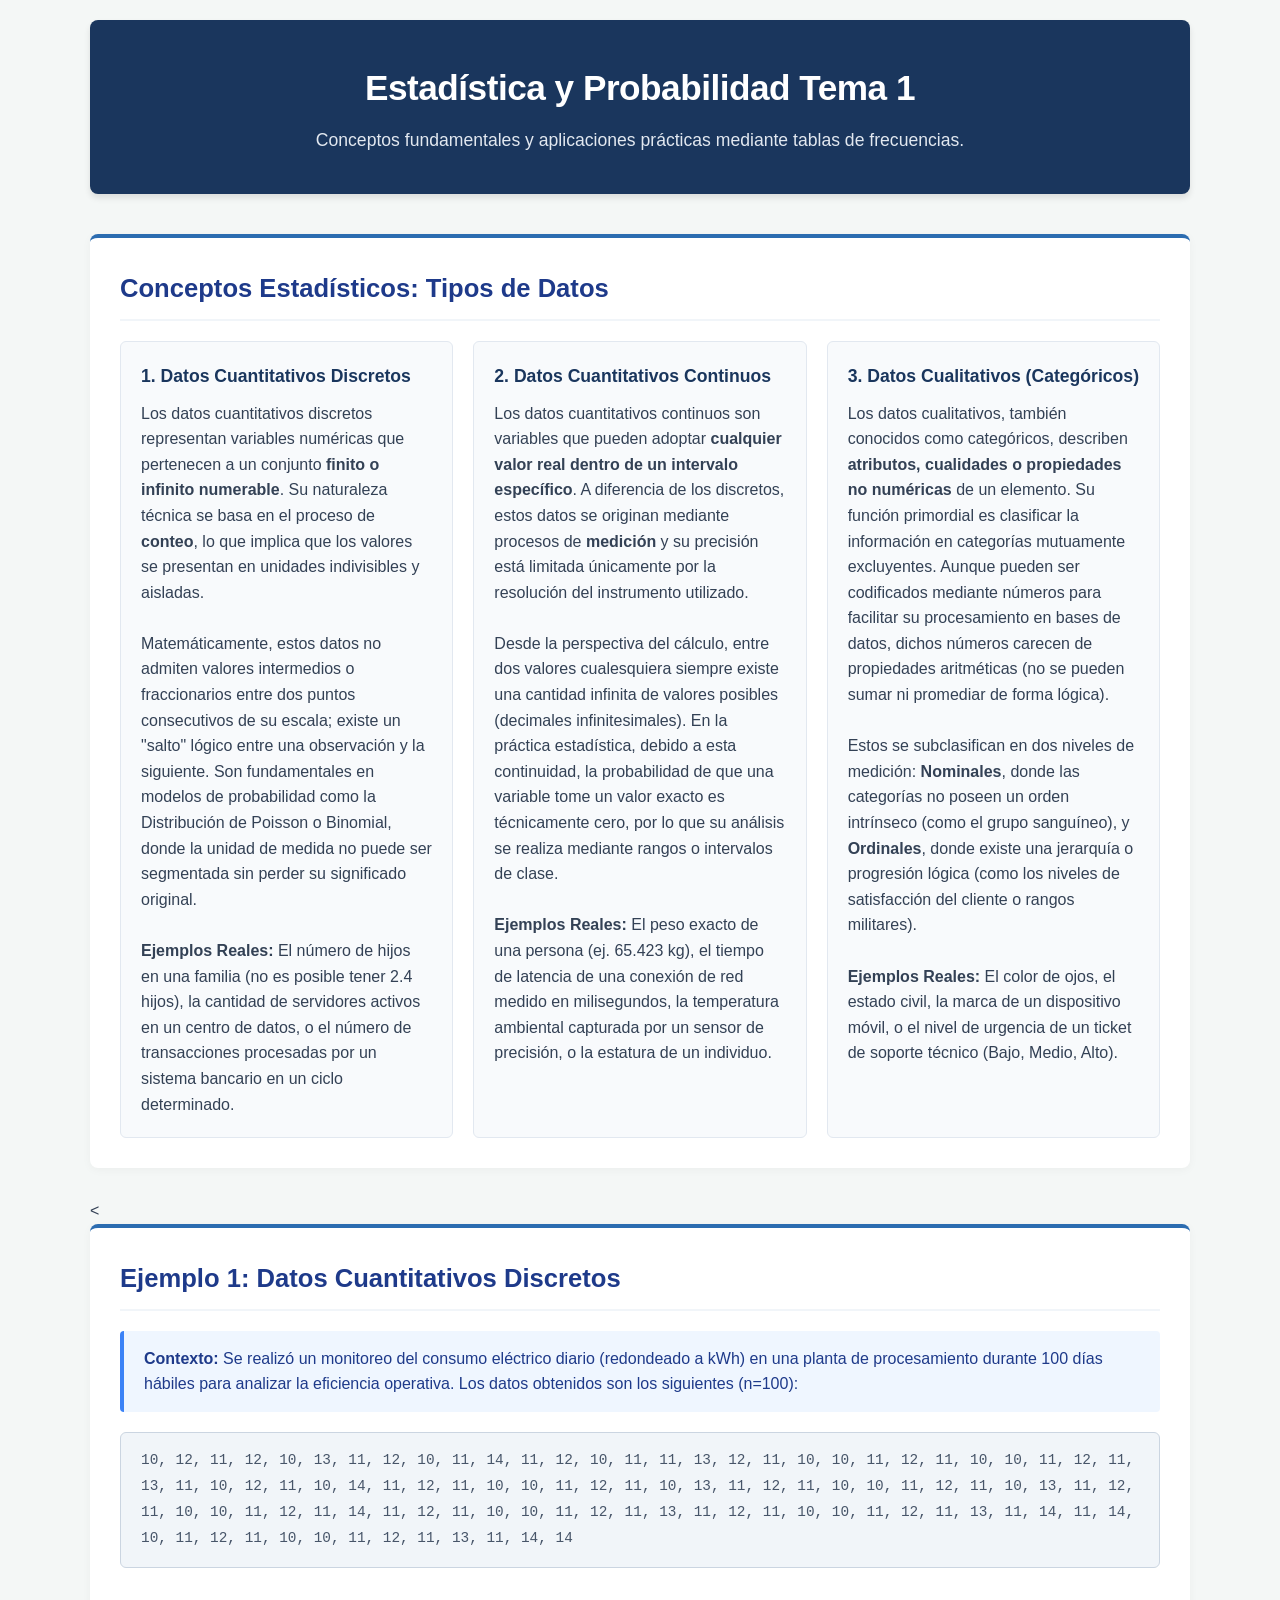
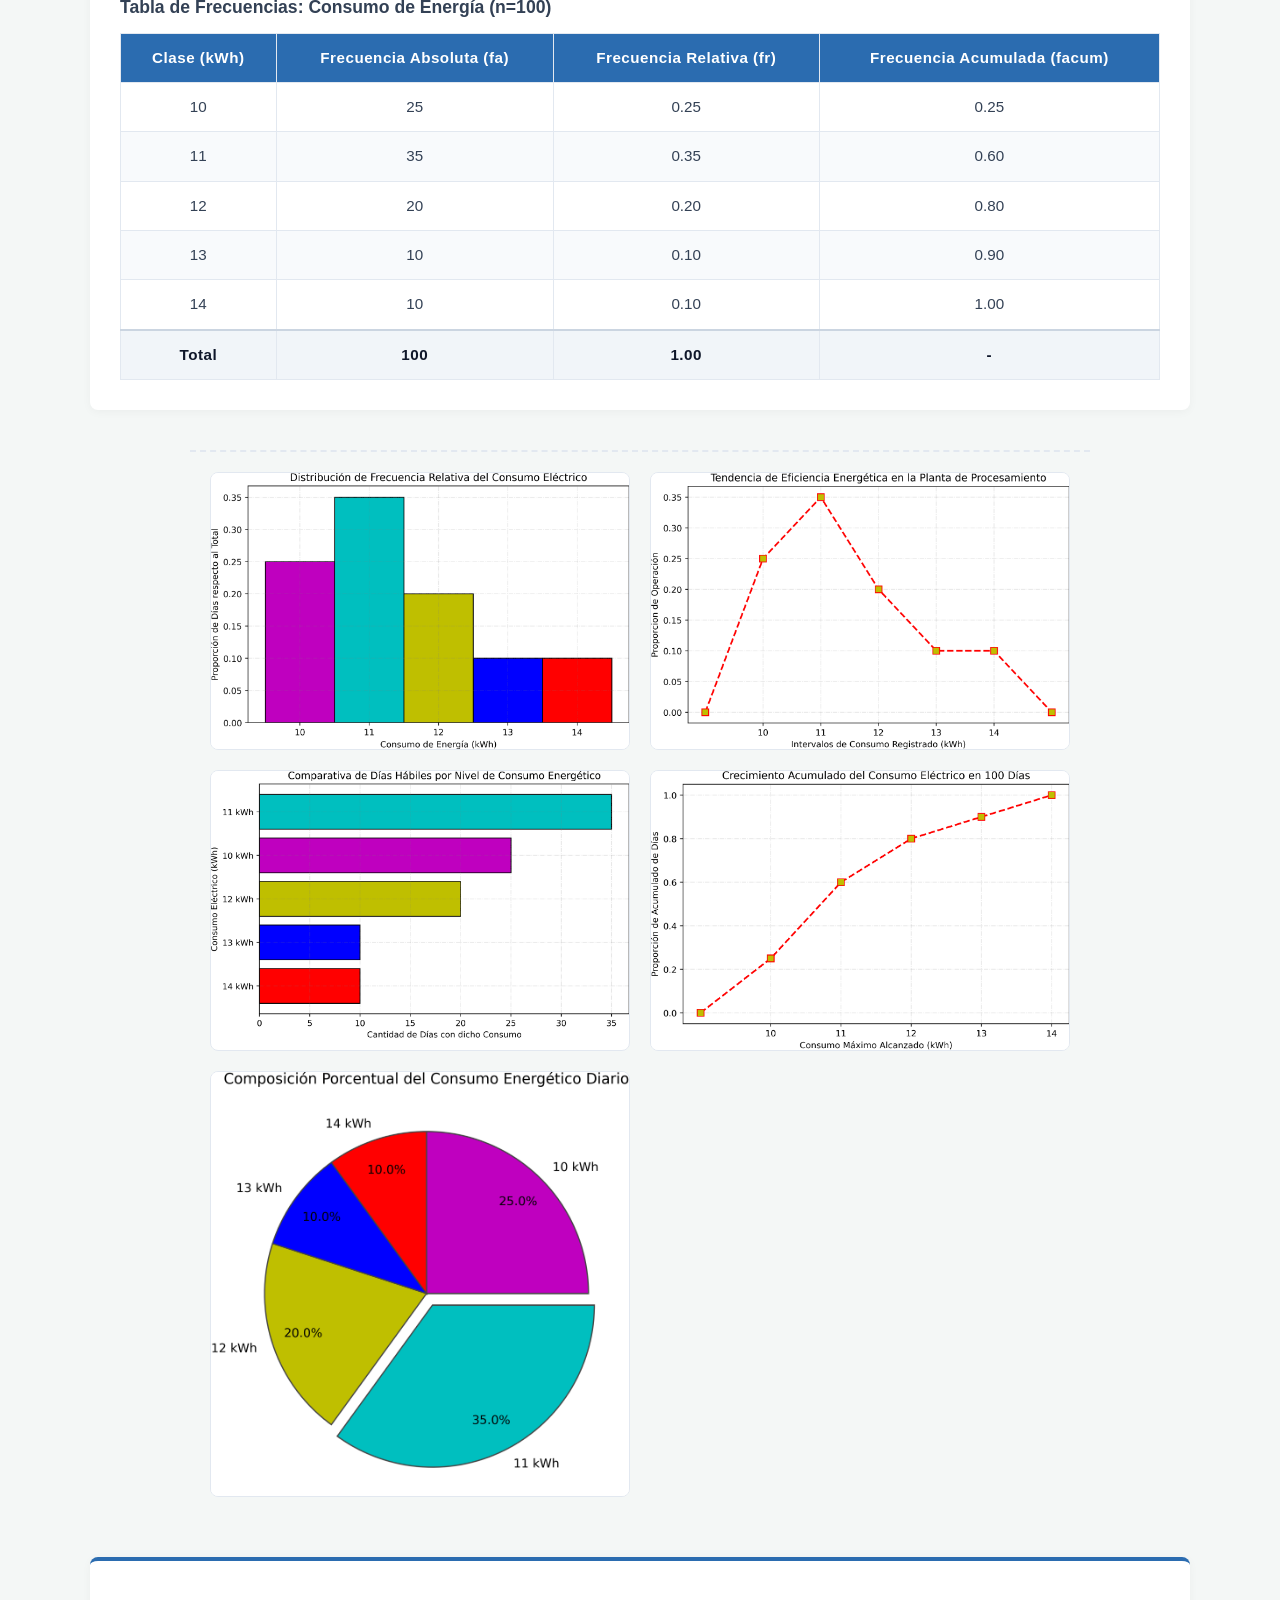
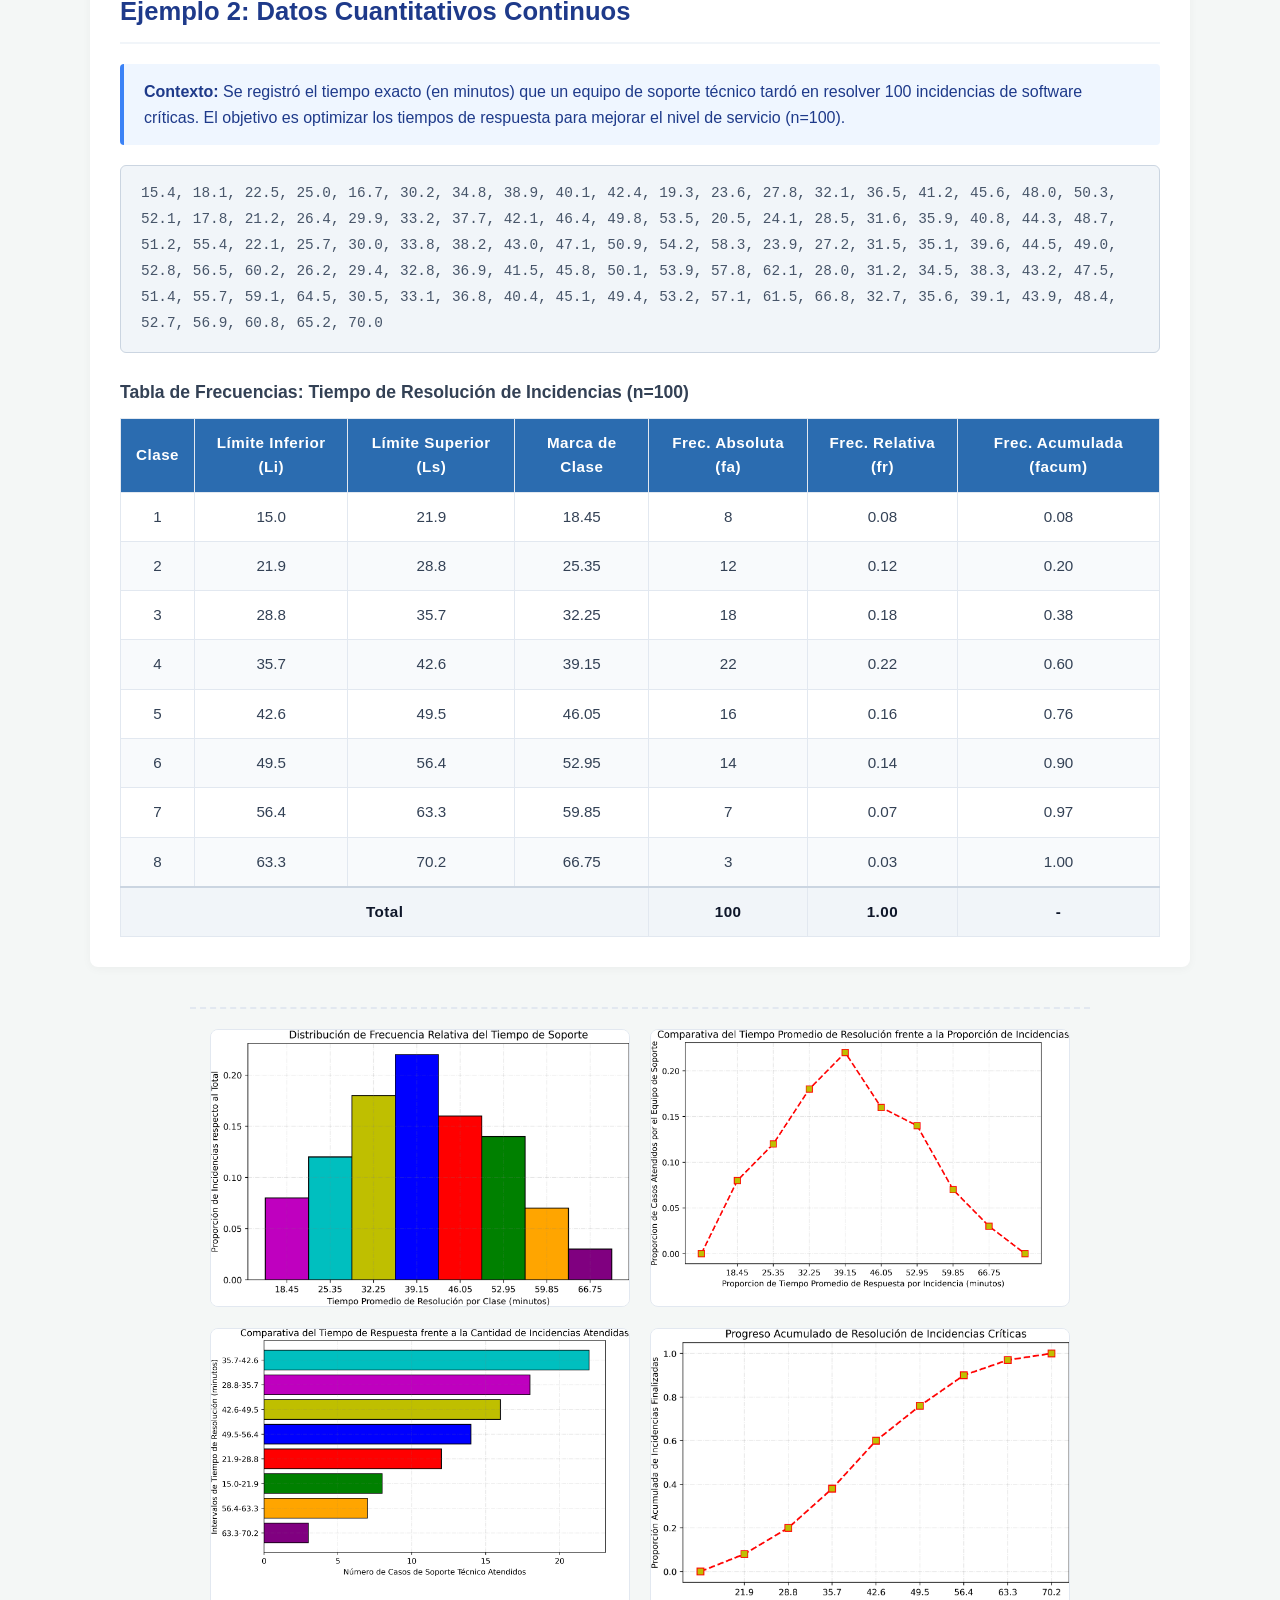
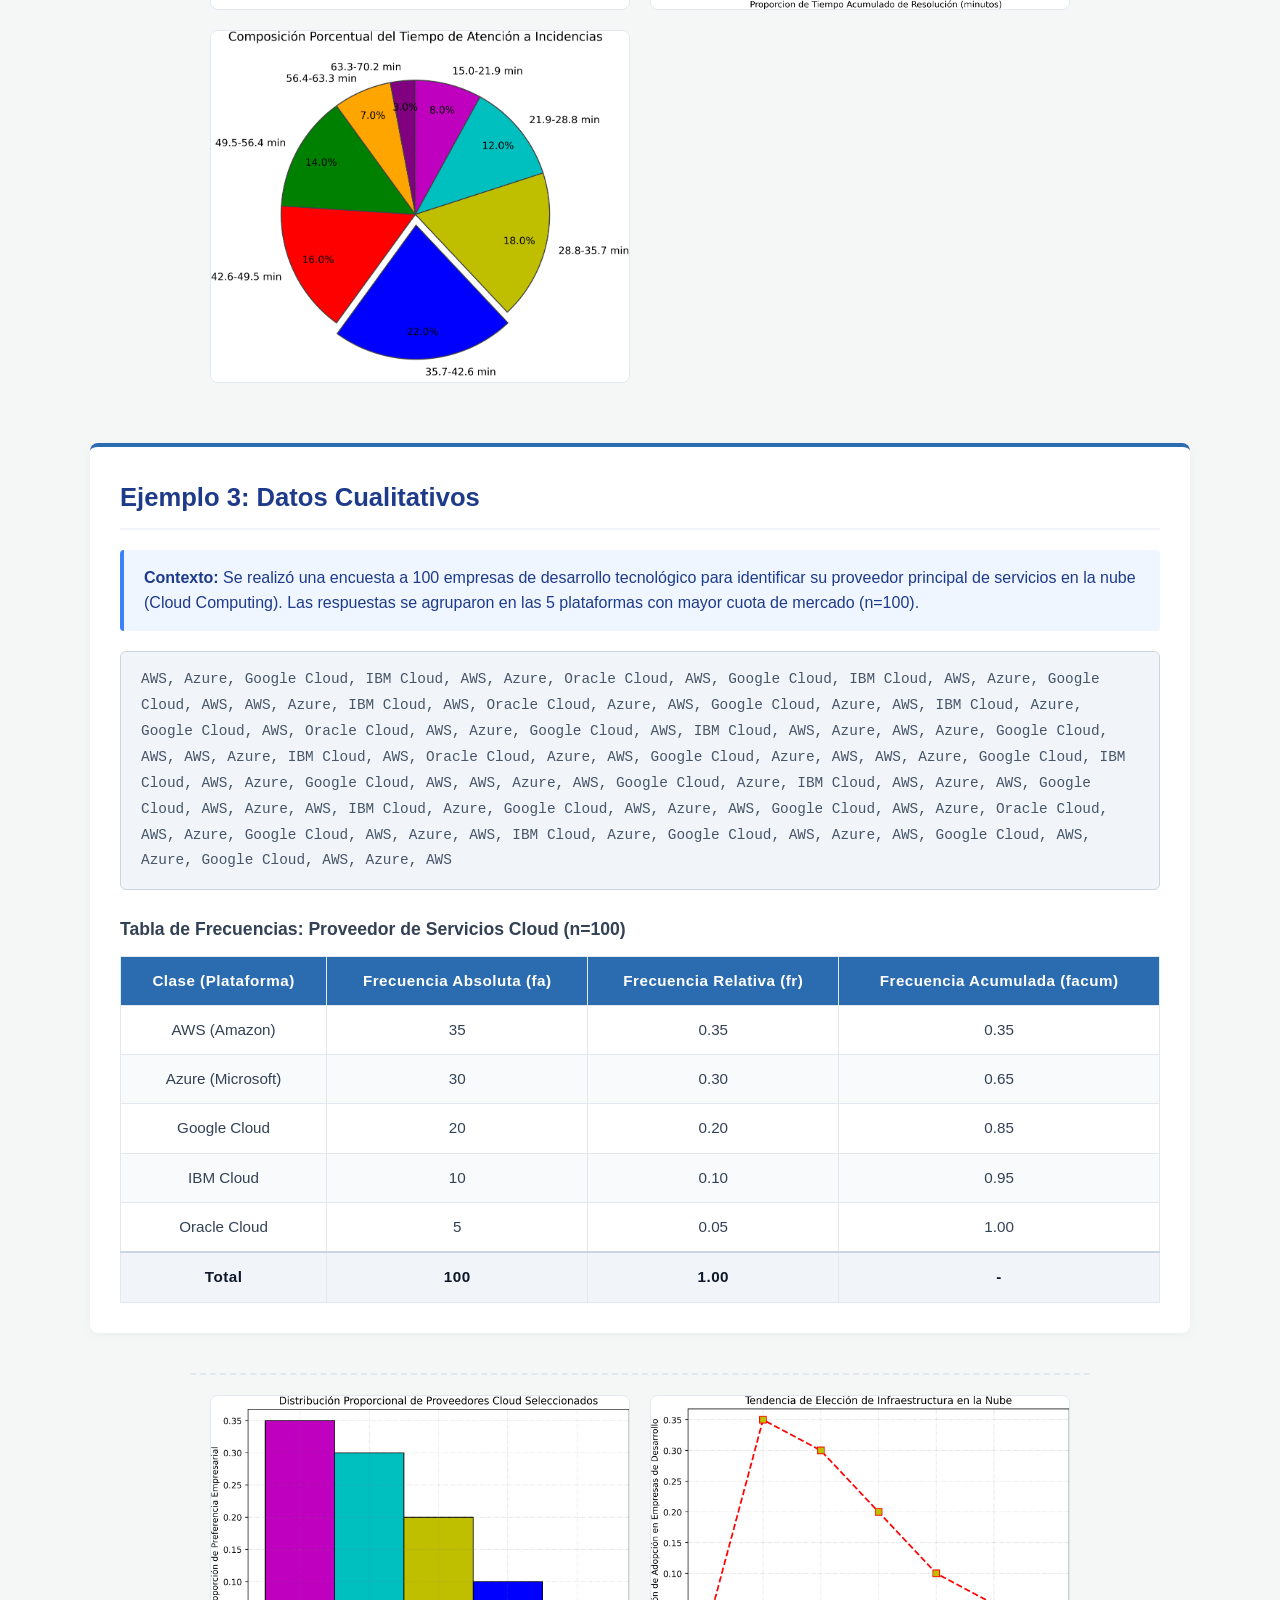
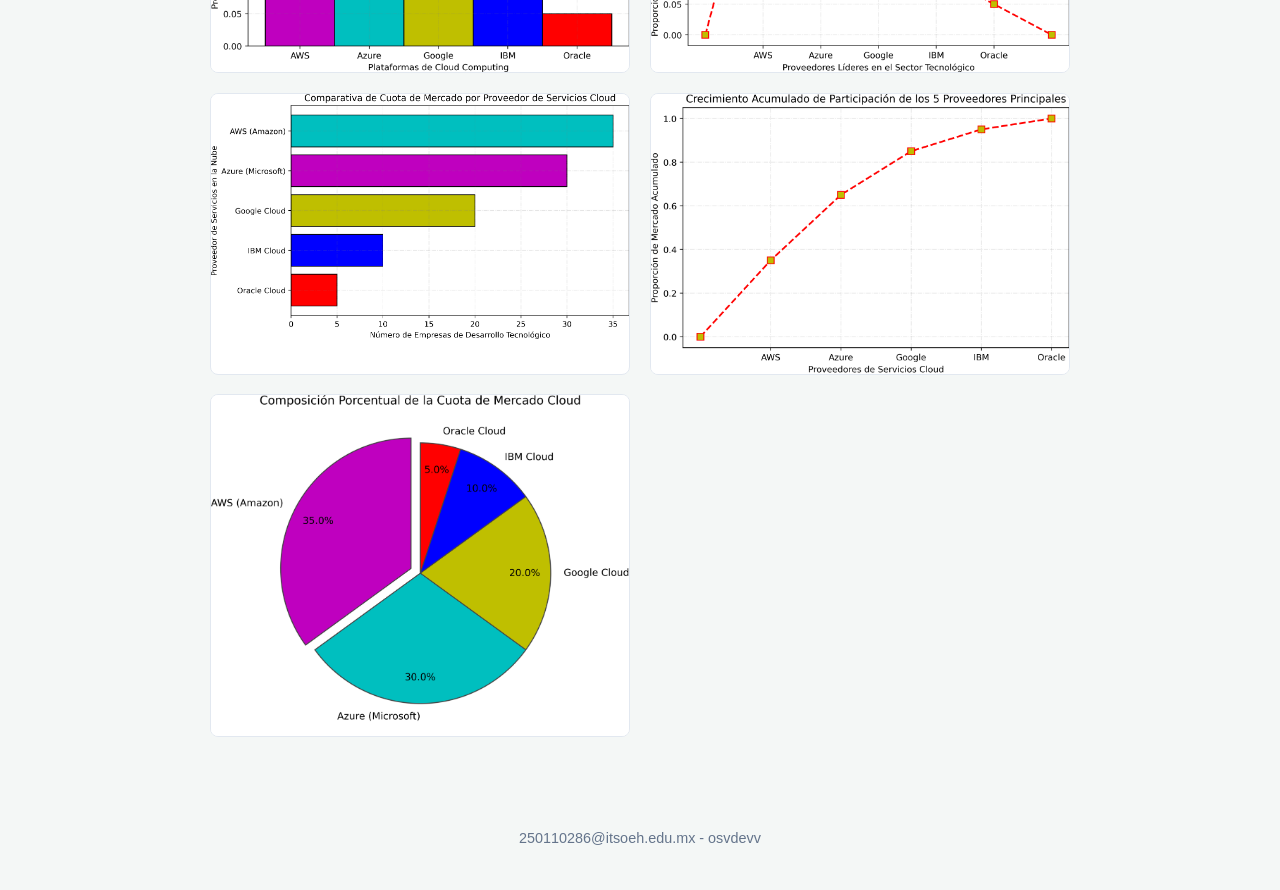
<file: index.html>
<!DOCTYPE html>
<html lang="es">

<head>
    <meta charset="UTF-8">
    <meta name="viewport" content="width=device-width, initial-scale=1.0">
    <title>Estadística y Probabilidad</title>
    <link rel="stylesheet" href="style.css">
</head>

<body>

    <header>
        <h1>Estadística y Probabilidad Tema 1</h1>
        <p>Conceptos fundamentales y aplicaciones prácticas mediante tablas de frecuencias.</p>
    </header>

    <main>
        <section class="card">
            <h2>Conceptos Estadísticos: Tipos de Datos</h2>
            <div class="definitions">

                <article>
                    <h3>1. Datos Cuantitativos Discretos</h3>
                    <p>
                        Los datos cuantitativos discretos representan variables numéricas que pertenecen a un conjunto
                        <strong>finito o infinito numerable</strong>. Su naturaleza técnica se basa en el proceso de
                        <strong>conteo</strong>, lo que implica que los valores se presentan en unidades indivisibles y
                        aisladas.
                        <br><br>
                        Matemáticamente, estos datos no admiten valores intermedios o fraccionarios entre dos puntos
                        consecutivos de su escala; existe un "salto" lógico entre una observación y la siguiente. Son
                        fundamentales en modelos de probabilidad como la Distribución de Poisson o Binomial, donde la
                        unidad de medida no puede ser segmentada sin perder su significado original.
                        <br><br>
                        <strong>Ejemplos Reales:</strong> El número de hijos en una familia (no es posible tener 2.4
                        hijos), la cantidad de servidores activos en un centro de datos, o el número de transacciones
                        procesadas por un sistema bancario en un ciclo determinado.
                    </p>
                </article>

                <article>
                    <h3>2. Datos Cuantitativos Continuos</h3>
                    <p>
                        Los datos cuantitativos continuos son variables que pueden adoptar <strong>cualquier valor real
                            dentro de un intervalo específico</strong>. A diferencia de los discretos, estos datos se
                        originan mediante procesos de <strong>medición</strong> y su precisión está limitada únicamente
                        por la resolución del instrumento utilizado.
                        <br><br>
                        Desde la perspectiva del cálculo, entre dos valores cualesquiera siempre existe una cantidad
                        infinita de valores posibles (decimales infinitesimales). En la práctica estadística, debido a
                        esta continuidad, la probabilidad de que una variable tome un valor exacto es técnicamente cero,
                        por lo que su análisis se realiza mediante rangos o intervalos de clase.
                        <br><br>
                        <strong>Ejemplos Reales:</strong> El peso exacto de una persona (ej. 65.423 kg), el tiempo de
                        latencia de una conexión de red medido en milisegundos, la temperatura ambiental capturada por
                        un sensor de precisión, o la estatura de un individuo.
                    </p>
                </article>

                <article>
                    <h3>3. Datos Cualitativos (Categóricos)</h3>
                    <p>
                        Los datos cualitativos, también conocidos como categóricos, describen <strong>atributos,
                            cualidades o propiedades no numéricas</strong> de un elemento. Su función primordial es
                        clasificar la información en categorías mutuamente excluyentes. Aunque pueden ser codificados
                        mediante números para facilitar su procesamiento en bases de datos, dichos números carecen de
                        propiedades aritméticas (no se pueden sumar ni promediar de forma lógica).
                        <br><br>
                        Estos se subclasifican en dos niveles de medición:
                        <strong>Nominales</strong>, donde las categorías no poseen un orden intrínseco (como el grupo
                        sanguíneo), y
                        <strong>Ordinales</strong>, donde existe una jerarquía o progresión lógica (como los niveles de
                        satisfacción del cliente o rangos militares).
                        <br><br>
                        <strong>Ejemplos Reales:</strong> El color de ojos, el estado civil, la marca de un dispositivo
                        móvil, o el nivel de urgencia de un ticket de soporte técnico (Bajo, Medio, Alto).
                    </p>
                </article>

            </div>
        </section>

        <<section class="card">
            <h2>Ejemplo 1: Datos Cuantitativos Discretos</h2>
            <p class="problem-statement"><strong>Contexto:</strong> Se realizó un monitoreo del consumo eléctrico diario
                (redondeado a kWh) en una planta de procesamiento durante 100 días hábiles para analizar la eficiencia
                operativa. Los datos obtenidos son los siguientes (n=100):</p>
            <div class="raw-data">
                10, 12, 11, 12, 10, 13, 11, 12, 10, 11, 14, 11, 12, 10, 11, 11, 13, 12, 11, 10,
                10, 11, 12, 11, 10, 10, 11, 12, 11, 13, 11, 10, 12, 11, 10, 14, 11, 12, 11, 10,
                10, 11, 12, 11, 10, 13, 11, 12, 11, 10, 10, 11, 12, 11, 10, 13, 11, 12, 11, 10,
                10, 11, 12, 11, 14, 11, 12, 11, 10, 10, 11, 12, 11, 13, 11, 12, 11, 10, 10, 11,
                12, 11, 13, 11, 14, 11, 14, 10, 11, 12, 11, 10, 10, 11, 12, 11, 13, 11, 14, 14
            </div>

            <table>
                <caption>Tabla de Frecuencias: Consumo de Energía (n=100)</caption>
                <thead>
                    <tr>
                        <th>Clase (kWh)</th>
                        <th>Frecuencia Absoluta (fa)</th>
                        <th>Frecuencia Relativa (fr)</th>
                        <th>Frecuencia Acumulada (facum)</th>
                    </tr>
                </thead>
                <tbody>
                    <tr>
                        <td>10</td>
                        <td>25</td>
                        <td>0.25</td>
                        <td>0.25</td>
                    </tr>
                    <tr>
                        <td>11</td>
                        <td>35</td>
                        <td>0.35</td>
                        <td>0.60</td>
                    </tr>
                    <tr>
                        <td>12</td>
                        <td>20</td>
                        <td>0.20</td>
                        <td>0.80</td>
                    </tr>
                    <tr>
                        <td>13</td>
                        <td>10</td>
                        <td>0.10</td>
                        <td>0.90</td>
                    </tr>
                    <tr>
                        <td>14</td>
                        <td>10</td>
                        <td>0.10</td>
                        <td>1.00</td>
                    </tr>
                </tbody>
                <tfoot>
                    <tr>
                        <th>Total</th>
                        <th>100</th>
                        <th>1.00</th>
                        <th>-</th>
                    </tr>
                </tfoot>
            </table>
            </section>

            <div class="charts-gallery">
                <figure class="chart-item">
                    <img src="imagenes/Histograma_ejemplo1.png" alt="Histograma de Frecuencia Relativa">
                </figure>
                <figure class="chart-item">
                    <img src="imagenes/Poligono_ejemplo1.png" alt="Polígono de Frecuencias">
                </figure>
                <figure class="chart-item">
                    <img src="imagenes/Barras_ejemplo1.png" alt="Diagrama de Barras Horizontales">
                </figure>
                <figure class="chart-item">
                    <img src="imagenes/Ojiva_ejemplo1.png" alt="Ojiva de Frecuencia Acumulada">
                </figure>
                <figure class="chart-item">
                    <img src="imagenes/Pastel_ejemplo1.png" alt="Diagrama de Pastel">
                </figure>
            </div>
            </section>
            </section>

            <section class="card">
                <h2>Ejemplo 2: Datos Cuantitativos Continuos</h2>
                <p class="problem-statement"><strong>Contexto:</strong> Se registró el tiempo exacto (en minutos) que un
                    equipo de soporte técnico tardó en resolver 100 incidencias de software críticas. El objetivo es
                    optimizar los tiempos de respuesta para mejorar el nivel de servicio (n=100).</p>
                <div class="raw-data">
                    15.4, 18.1, 22.5, 25.0, 16.7, 30.2, 34.8, 38.9, 40.1, 42.4, 19.3, 23.6, 27.8, 32.1, 36.5, 41.2,
                    45.6, 48.0, 50.3, 52.1,
                    17.8, 21.2, 26.4, 29.9, 33.2, 37.7, 42.1, 46.4, 49.8, 53.5, 20.5, 24.1, 28.5, 31.6, 35.9, 40.8,
                    44.3, 48.7, 51.2, 55.4,
                    22.1, 25.7, 30.0, 33.8, 38.2, 43.0, 47.1, 50.9, 54.2, 58.3, 23.9, 27.2, 31.5, 35.1, 39.6, 44.5,
                    49.0, 52.8, 56.5, 60.2,
                    26.2, 29.4, 32.8, 36.9, 41.5, 45.8, 50.1, 53.9, 57.8, 62.1, 28.0, 31.2, 34.5, 38.3, 43.2, 47.5,
                    51.4, 55.7, 59.1, 64.5,
                    30.5, 33.1, 36.8, 40.4, 45.1, 49.4, 53.2, 57.1, 61.5, 66.8, 32.7, 35.6, 39.1, 43.9, 48.4, 52.7,
                    56.9, 60.8, 65.2, 70.0
                </div>

                <table>
                    <caption>Tabla de Frecuencias: Tiempo de Resolución de Incidencias (n=100)</caption>
                    <thead>
                        <tr>
                            <th>Clase</th>
                            <th>Límite Inferior (Li)</th>
                            <th>Límite Superior (Ls)</th>
                            <th>Marca de Clase</th>
                            <th>Frec. Absoluta (fa)</th>
                            <th>Frec. Relativa (fr)</th>
                            <th>Frec. Acumulada (facum)</th>
                        </tr>
                    </thead>
                    <tbody>
                        <tr>
                            <td>1</td>
                            <td>15.0</td>
                            <td>21.9</td>
                            <td>18.45</td>
                            <td>8</td>
                            <td>0.08</td>
                            <td>0.08</td>
                        </tr>
                        <tr>
                            <td>2</td>
                            <td>21.9</td>
                            <td>28.8</td>
                            <td>25.35</td>
                            <td>12</td>
                            <td>0.12</td>
                            <td>0.20</td>
                        </tr>
                        <tr>
                            <td>3</td>
                            <td>28.8</td>
                            <td>35.7</td>
                            <td>32.25</td>
                            <td>18</td>
                            <td>0.18</td>
                            <td>0.38</td>
                        </tr>
                        <tr>
                            <td>4</td>
                            <td>35.7</td>
                            <td>42.6</td>
                            <td>39.15</td>
                            <td>22</td>
                            <td>0.22</td>
                            <td>0.60</td>
                        </tr>
                        <tr>
                            <td>5</td>
                            <td>42.6</td>
                            <td>49.5</td>
                            <td>46.05</td>
                            <td>16</td>
                            <td>0.16</td>
                            <td>0.76</td>
                        </tr>
                        <tr>
                            <td>6</td>
                            <td>49.5</td>
                            <td>56.4</td>
                            <td>52.95</td>
                            <td>14</td>
                            <td>0.14</td>
                            <td>0.90</td>
                        </tr>
                        <tr>
                            <td>7</td>
                            <td>56.4</td>
                            <td>63.3</td>
                            <td>59.85</td>
                            <td>7</td>
                            <td>0.07</td>
                            <td>0.97</td>
                        </tr>
                        <tr>
                            <td>8</td>
                            <td>63.3</td>
                            <td>70.2</td>
                            <td>66.75</td>
                            <td>3</td>
                            <td>0.03</td>
                            <td>1.00</td>
                        </tr>
                    </tbody>
                    <tfoot>
                        <tr>
                            <th colspan="4">Total</th>
                            <th>100</th>
                            <th>1.00</th>
                            <th>-</th>
                        </tr>
                    </tfoot>
                </table>
            </section>
            <div class="charts-gallery">
                <figure class="chart-item">
                    <img src="imagenes/Histograma_ejemplo2.png" alt="Histograma de Frecuencia Relativa">
                </figure>
                <figure class="chart-item">
                    <img src="imagenes/Poligono_ejemplo2.png" alt="Polígono de Frecuencias">
                </figure>
                <figure class="chart-item">
                    <img src="imagenes/Barras_ejemplo2.png" alt="Diagrama de Barras Horizontales">
                </figure>
                <figure class="chart-item">
                    <img src="imagenes/Ojiva_ejemplo2.png" alt="Ojiva de Frecuencia Acumulada">
                </figure>
                <figure class="chart-item">
                    <img src="imagenes/Pastel_ejemplo2.png" alt="Diagrama de Pastel">
                </figure>
            </div>
            </section>

            <section class="card">
                <h2>Ejemplo 3: Datos Cualitativos</h2>
                <p class="problem-statement"><strong>Contexto:</strong> Se realizó una encuesta a 100 empresas de
                    desarrollo tecnológico para identificar su proveedor principal de servicios en la nube (Cloud
                    Computing). Las respuestas se agruparon en las 5 plataformas con mayor cuota de mercado (n=100).</p>
                <div class="raw-data">
                    AWS, Azure, Google Cloud, IBM Cloud, AWS, Azure, Oracle Cloud, AWS, Google Cloud, IBM Cloud, AWS,
                    Azure,
                    Google Cloud, AWS, AWS, Azure, IBM Cloud, AWS, Oracle Cloud, Azure, AWS, Google Cloud, Azure, AWS,
                    IBM Cloud, Azure, Google Cloud, AWS, Oracle Cloud, AWS, Azure, Google Cloud, AWS, IBM Cloud, AWS,
                    Azure,
                    AWS, Azure, Google Cloud, AWS, AWS, Azure, IBM Cloud, AWS, Oracle Cloud, Azure, AWS, Google Cloud,
                    Azure, AWS, AWS, Azure, Google Cloud, IBM Cloud, AWS, Azure, Google Cloud, AWS, AWS, Azure,
                    AWS, Google Cloud, Azure, IBM Cloud, AWS, Azure, AWS, Google Cloud, AWS, Azure, AWS, IBM Cloud,
                    Azure, Google Cloud, AWS, Azure, AWS, Google Cloud, AWS, Azure, Oracle Cloud, AWS, Azure, Google
                    Cloud,
                    AWS, Azure, AWS, IBM Cloud, Azure, Google Cloud, AWS, Azure, AWS, Google Cloud, AWS, Azure,
                    Google Cloud, AWS, Azure, AWS
                </div>

                <table>
                    <caption>Tabla de Frecuencias: Proveedor de Servicios Cloud (n=100)</caption>
                    <thead>
                        <tr>
                            <th>Clase (Plataforma)</th>
                            <th>Frecuencia Absoluta (fa)</th>
                            <th>Frecuencia Relativa (fr)</th>
                            <th>Frecuencia Acumulada (facum)</th>
                        </tr>
                    </thead>
                    <tbody>
                        <tr>
                            <td>AWS (Amazon)</td>
                            <td>35</td>
                            <td>0.35</td>
                            <td>0.35</td>
                        </tr>
                        <tr>
                            <td>Azure (Microsoft)</td>
                            <td>30</td>
                            <td>0.30</td>
                            <td>0.65</td>
                        </tr>
                        <tr>
                            <td>Google Cloud</td>
                            <td>20</td>
                            <td>0.20</td>
                            <td>0.85</td>
                        </tr>
                        <tr>
                            <td>IBM Cloud</td>
                            <td>10</td>
                            <td>0.10</td>
                            <td>0.95</td>
                        </tr>
                        <tr>
                            <td>Oracle Cloud</td>
                            <td>5</td>
                            <td>0.05</td>
                            <td>1.00</td>
                        </tr>
                    </tbody>
                    <tfoot>
                        <tr>
                            <th>Total</th>
                            <th>100</th>
                            <th>1.00</th>
                            <th>-</th>
                        </tr>
                    </tfoot>
                </table>
            </section>
            <div class="charts-gallery">
                <figure class="chart-item">
                    <img src="imagenes/Histograma_ejemplo3.png" alt="Histograma de Frecuencia Relativa">
                </figure>
                <figure class="chart-item">
                    <img src="imagenes/Poligono_ejemplo3.png" alt="Polígono de Frecuencias">
                </figure>
                <figure class="chart-item">
                    <img src="imagenes/Barras_ejemplo3.png" alt="Diagrama de Barras Horizontales">
                </figure>
                <figure class="chart-item">
                    <img src="imagenes/Ojiva_ejemplo3.png" alt="Ojiva de Frecuencia Acumulada">
                </figure>
                <figure class="chart-item">
                    <img src="imagenes/Pastel_ejemplo3.png" alt="Diagrama de Pastel">
                </figure>
            </div>
            </section>
    </main>

    <footer>
        <p>250110286@itsoeh.edu.mx - osvdevv</p>
    </footer>
    <script>
    document.querySelectorAll('.chart-item').forEach(item => {
        item.addEventListener('click', function(e) {
            e.stopPropagation(); // Evita conflictos de clics
            
            const isExpanding = !this.classList.contains('is-expanded');
            
            // Limpiar cualquier otra imagen abierta primero
            document.querySelectorAll('.chart-item').forEach(el => el.classList.remove('is-expanded'));
            
            if (isExpanding) {
                this.classList.add('is-expanded');
                document.body.classList.add('has-expanded-image');
            } else {
                document.body.classList.remove('has-expanded-image');
            }
        });
    });

    // Cerrar al hacer clic en cualquier parte del fondo oscuro
    document.addEventListener('click', () => {
        document.querySelectorAll('.chart-item').forEach(el => el.classList.remove('is-expanded'));
        document.body.classList.remove('has-expanded-image');
    });

    // Cerrar con la tecla Escape
    document.addEventListener('keydown', (e) => {
        if (e.key === "Escape") {
            document.querySelectorAll('.chart-item').forEach(el => el.classList.remove('is-expanded'));
            document.body.classList.remove('has-expanded-image');
        }
    });
</script>
</body>
</html>
</file>
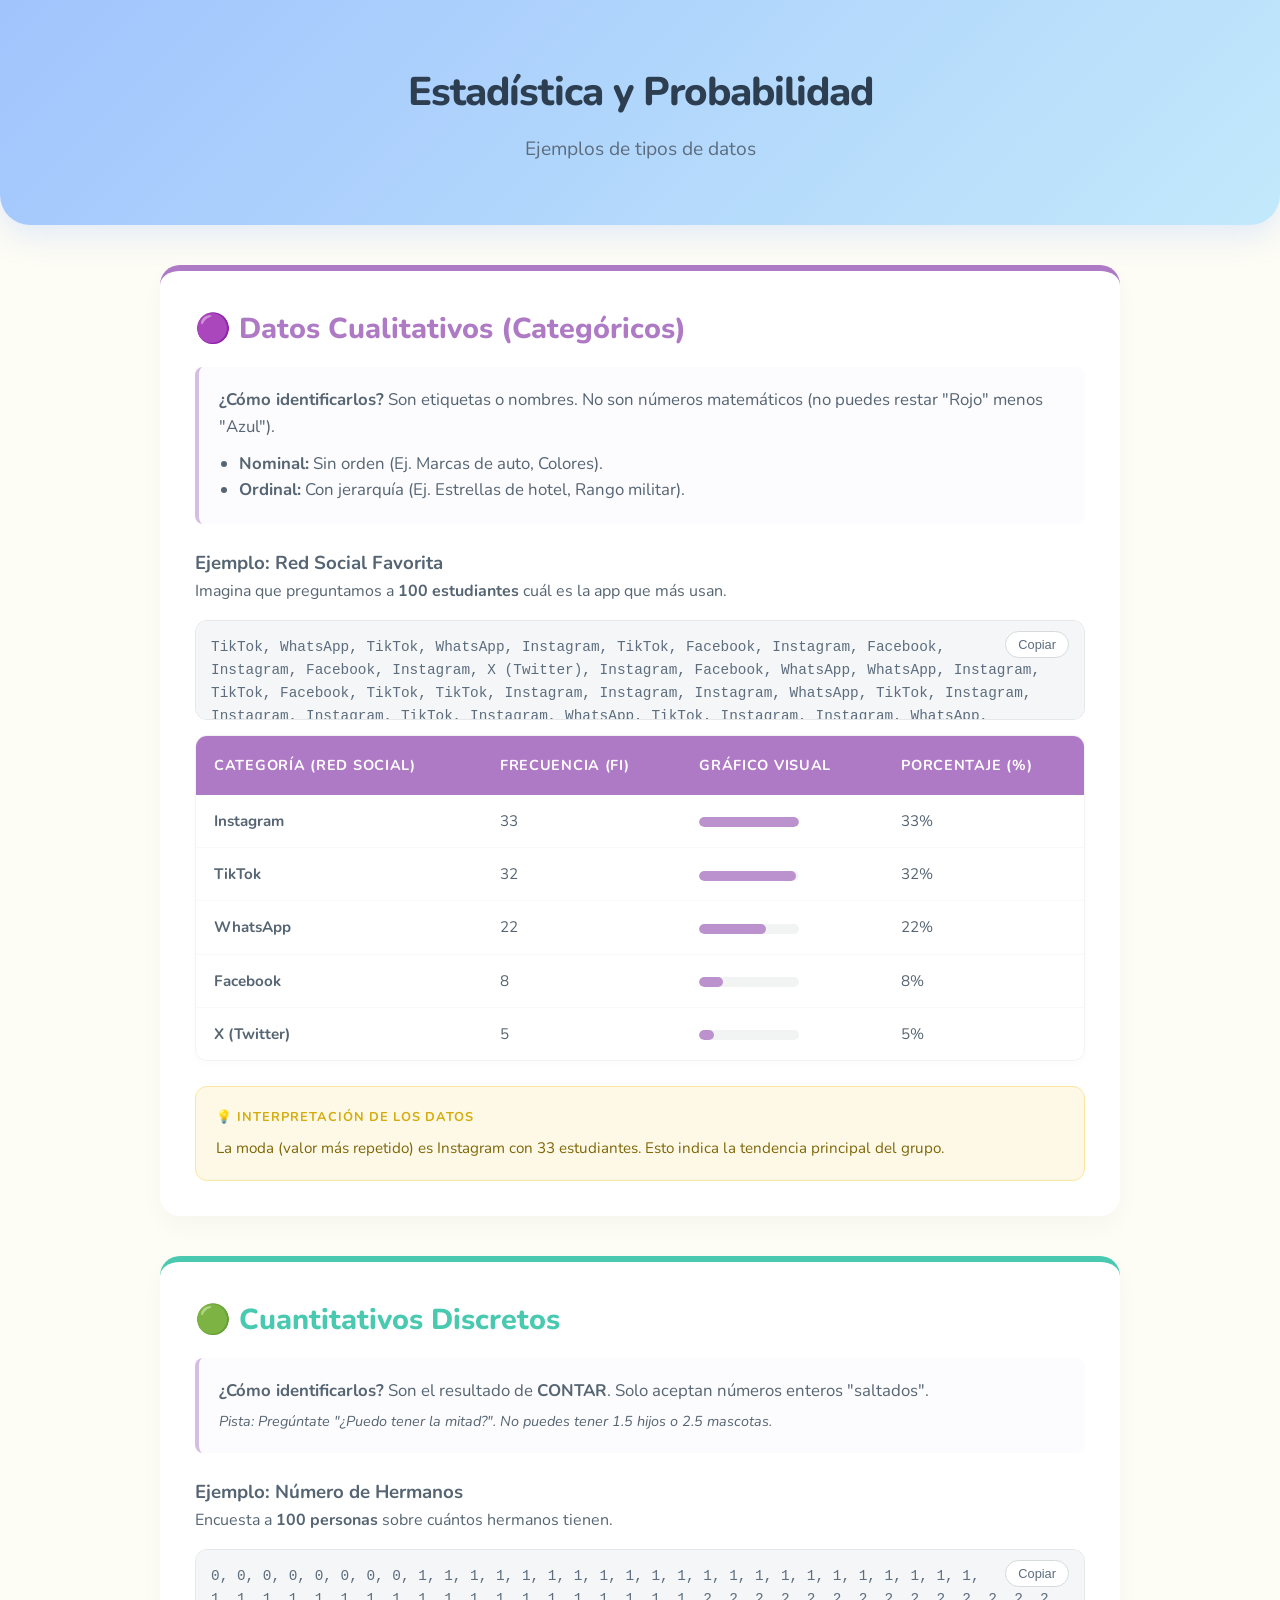
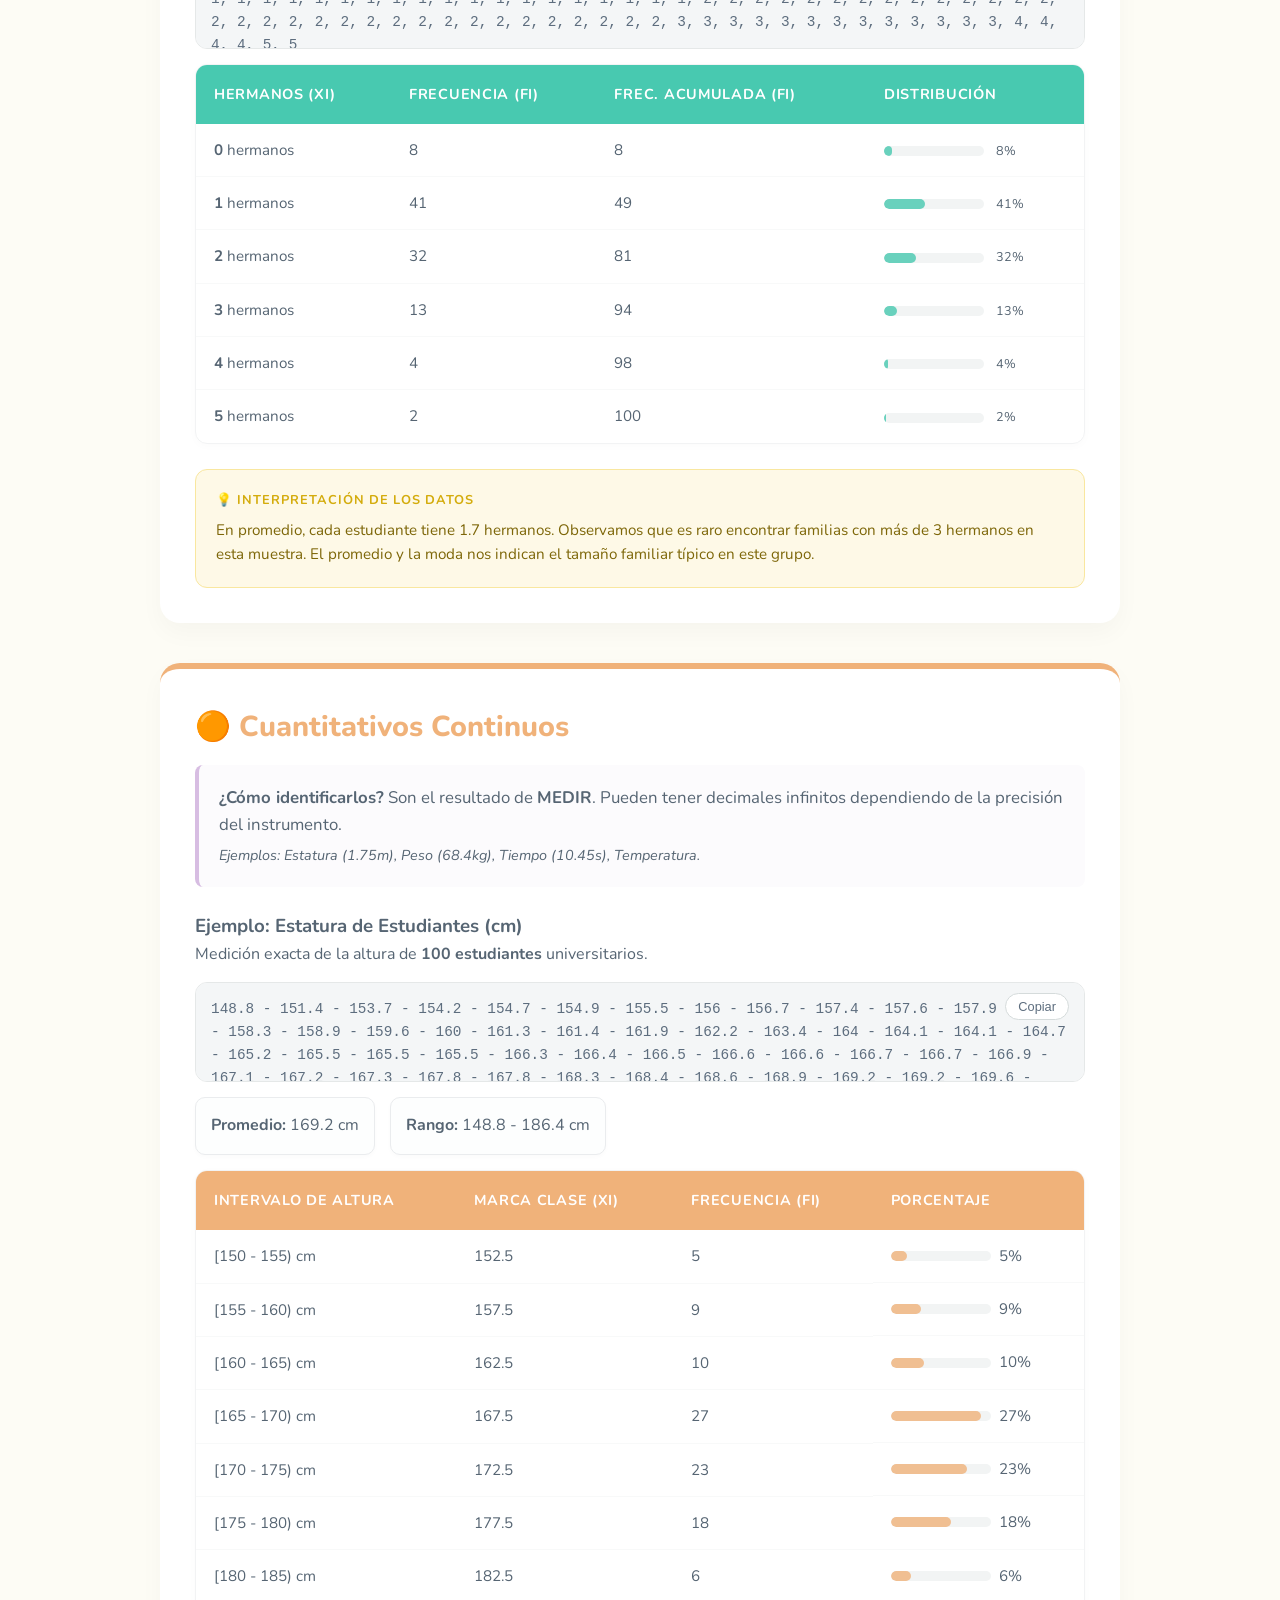
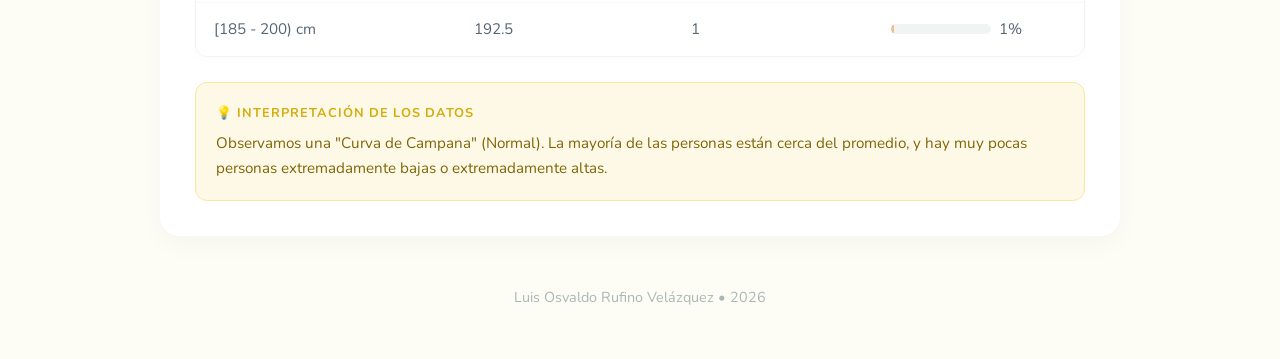
<file: Ejemplos.html>
<!DOCTYPE html>
<html lang="es">
<head>
    <meta charset="UTF-8">
    <meta name="viewport" content="width=device-width, initial-scale=1.0">
    <title>Clasificación de Datos</title>
    <link href="https://fonts.googleapis.com/css2?family=Nunito:wght@300;400;700;800&display=swap" rel="stylesheet">
    <style>
        
        :root {
            --bg-body: #fdfcf5;       
            --text-main: #566573;     
            --card-bg: #FFFFFF;
            
            /* Lavanda (Etiquetas) */
            --color-qual: #af7ac5;    
            /* Verde Agua/Menta (Conteo) */
            --color-disc: #48c9b0;    
            /* Coral Suave (Medición) */
            --color-cont: #f0b27a;    
            /* Azul Cielo (Interfaz) */
            --color-primary: #85c1e9; 
        }

        * { margin: 0; padding: 0; box-sizing: border-box; }

        body {
            font-family: 'Nunito', sans-serif;
            background-color: var(--bg-body);
            color: var(--text-main);
            line-height: 1.6;
            padding-bottom: 50px;
        }

        /* --- HEADER GRADIENTE PASTEL --- */
        header {
            /* Gradiente suave: Azul nube a Rosa pálido */
            background: linear-gradient(135deg, #a1c4fd 0%, #c2e9fb 100%); 
            color: #4a5568; /* Texto oscuro porque el fondo es claro */
            padding: 60px 20px;
            text-align: center;
            border-bottom-left-radius: 30px;
            border-bottom-right-radius: 30px;
            box-shadow: 0 10px 30px rgba(161, 196, 253, 0.3);
            margin-bottom: 40px;
        }

        header h1 { 
            font-weight: 800; 
            font-size: 2.5rem; 
            margin-bottom: 10px; 
            color: #2c3e50; /* Título un poco más oscuro */
            letter-spacing: -1px;
        }
        
        header p { 
            font-size: 1.2rem; 
            color: #5d6d7e;
            max-width: 600px; 
            margin: 0 auto; 
        }

        .container {
            max-width: 1000px;
            margin: 0 auto;
            padding: 0 20px;
        }

        /* --- TARJETAS DE CONTENIDO --- */
        .card {
            background: var(--card-bg);
            border-radius: 20px; /* Bordes más redondeados */
            padding: 35px;
            margin-bottom: 40px;
            box-shadow: 0 10px 25px rgba(0,0,0,0.03); /* Sombra más sutil */
            border-top: 6px solid #ccc; 
            transition: transform 0.3s ease, box-shadow 0.3s ease;
        }
        
        .card:hover { 
            transform: translateY(-5px); 
            box-shadow: 0 15px 35px rgba(0,0,0,0.08);
        }

        /* Bordes superiores de color */
        .type-qual { border-color: var(--color-qual); }
        .type-disc { border-color: var(--color-disc); }
        .type-cont { border-color: var(--color-cont); }

        .card h2 {
            font-weight: 800;
            font-size: 1.8rem;
            margin-bottom: 15px;
            display: flex;
            align-items: center;
            gap: 10px;
        }

        /* Colorear títulos */
        .type-qual h2 { color: var(--color-qual); }
        .type-disc h2 { color: var(--color-disc); }
        .type-cont h2 { color: var(--color-cont); }

        .concept-box {
            background-color: #fcfbfd; /* Casi blanco */
            border-left: 4px solid #d7bde2; /* Borde lila suave */
            padding: 20px;
            border-radius: 8px;
            margin-bottom: 25px;
            font-size: 1.05rem;
            color: #566573;
        }

        .highlight { font-weight: 700; }
        
        /* --- VISUALIZADOR DE DATOS CRUDOS --- */
        .data-viewer {
            background: #f4f6f7; /* Gris muy claro en vez de negro */
            color: #5d6d7e;      /* Texto gris */
            border: 1px solid #e5e8e8;
            padding: 15px;
            border-radius: 12px;
            font-family: 'Courier New', monospace;
            font-size: 0.9rem;
            max-height: 100px;
            overflow-y: auto;
            margin: 15px 0;
            position: relative;
        }
        
        .btn-copy {
            background: white;
            border: 1px solid #d5dbdb;
            color: #5d6d7e;
            padding: 5px 12px;
            font-size: 0.8rem;
            border-radius: 20px;
            cursor: pointer;
            float: right;
            margin-top: -5px;
            transition: all 0.2s;
        }
        .btn-copy:hover { background: #ebf5fb; color: var(--color-primary); border-color: var(--color-primary); }

        /* --- TABLAS --- */
        .table-wrapper {
            overflow-x: auto;
            border-radius: 12px;
            border: 1px solid #f2f3f4;
            box-shadow: 0 2px 10px rgba(0,0,0,0.02);
        }

        table {
            width: 100%;
            border-collapse: collapse;
            min-width: 600px;
        }

        th {
            text-align: left;
            padding: 18px;
            font-size: 0.9rem;
            text-transform: uppercase;
            letter-spacing: 0.05em;
            color: white;
            font-weight: 700;
        }

        /* Encabezados de colores Pastel */
        .type-qual th { background-color: var(--color-qual); }
        .type-disc th { background-color: var(--color-disc); }
        .type-cont th { background-color: var(--color-cont); }

        td {
            padding: 14px 18px;
            border-bottom: 1px solid #f8f9f9;
            font-size: 0.95rem;
            color: #566573;
        }

        tr:last-child td { border-bottom: none; }
        tr:hover { background-color: #fdfefe; }

        /* Barras visuales dentro de la tabla */
        .bar-container {
            width: 100px;
            height: 10px;
            background-color: #f2f4f4;
            border-radius: 5px;
            overflow: hidden;
            display: inline-block;
            vertical-align: middle;
            margin-right: 8px;
        }
        .bar-fill { height: 100%; border-radius: 5px; opacity: 0.8; }
        
        /* Cajas de Interpretación (Estilo Post-it Pastel) */
        .insight-box {
            margin-top: 25px;
            padding: 20px;
            background-color: #fef9e7; /* Amarillo muy pálido */
            border-radius: 12px;
            border: 1px solid #f9e79f;
            font-size: 0.95rem;
            color: #7d6608;
        }
        .insight-title { font-weight: bold; display: block; margin-bottom: 8px; color: #d4ac0d; text-transform: uppercase; font-size: 0.8rem; letter-spacing: 1px; }

        /* Estilo para las cajas de estadísticas rápidas */
        .stat-box {
            background: #fdfefe; 
            padding: 15px; 
            border-radius: 10px; 
            border: 1px solid #eaecee;
            box-shadow: 0 2px 5px rgba(0,0,0,0.02);
            color: #566573;
        }

        footer { text-align: center; color: #aab7b8; font-size: 0.9rem; margin-top: 50px;}

    </style>
</head>
<body>

    <header>
        <h1>Estadística y Probabilidad</h1>
        <p>Ejemplos de tipos de datos</p>
    </header>

    <div class="container">

        <article class="card type-qual">
            <h2>🟣 Datos Cualitativos (Categóricos)</h2>
            
            <div class="concept-box">
                <p><strong>¿Cómo identificarlos?</strong> Son etiquetas o nombres. No son números matemáticos (no puedes restar "Rojo" menos "Azul").</p>
                <ul style="margin-left: 20px; margin-top: 10px;">
                    <li><strong>Nominal:</strong> Sin orden (Ej. Marcas de auto, Colores).</li>
                    <li><strong>Ordinal:</strong> Con jerarquía (Ej. Estrellas de hotel, Rango militar).</li>
                </ul>
            </div>

            <h3>Ejemplo: Red Social Favorita</h3>
            <p>Imagina que preguntamos a <strong>100 estudiantes</strong> cuál es la app que más usan.</p>
            
            <div class="data-viewer">
                <button class="btn-copy" onclick="copyData('raw-qual')">Copiar</button>
                <div id="raw-qual">Generando...</div>
            </div>

            <div class="table-wrapper">
                <table>
                    <thead>
                        <tr>
                            <th>Categoría (Red Social)</th>
                            <th>Frecuencia (fi)</th>
                            <th>Gráfico Visual</th>
                            <th>Porcentaje (%)</th>
                        </tr>
                    </thead>
                    <tbody id="table-qual"></tbody>
                </table>
            </div>

            <div class="insight-box">
                <span class="insight-title">💡 Interpretación de los datos</span>
                <span id="insight-qual">Calculando...</span>
            </div>
        </article>


        <article class="card type-disc">
            <h2>🟢 Cuantitativos Discretos</h2>
            
            <div class="concept-box">
                <p><strong>¿Cómo identificarlos?</strong> Son el resultado de <strong>CONTAR</strong>. Solo aceptan números enteros "saltados".</p>
                <p style="margin-top:5px; font-size: 0.9rem;"><em>Pista: Pregúntate "¿Puedo tener la mitad?". No puedes tener 1.5 hijos o 2.5 mascotas.</em></p>
            </div>

            <h3>Ejemplo: Número de Hermanos</h3>
            <p>Encuesta a <strong>100 personas</strong> sobre cuántos hermanos tienen.</p>

            <div class="data-viewer">
                <button class="btn-copy" onclick="copyData('raw-disc')">Copiar</button>
                <div id="raw-disc">Generando...</div>
            </div>

            <div class="table-wrapper">
                <table>
                    <thead>
                        <tr>
                            <th>Hermanos (xi)</th>
                            <th>Frecuencia (fi)</th>
                            <th>Frec. Acumulada (Fi)</th>
                            <th>Distribución</th>
                        </tr>
                    </thead>
                    <tbody id="table-disc"></tbody>
                </table>
            </div>

            <div class="insight-box">
                <span class="insight-title">💡 Interpretación de los datos</span>
                <span id="insight-disc">Calculando...</span> El promedio y la moda nos indican el tamaño familiar típico en este grupo.
            </div>
        </article>


        <article class="card type-cont">
            <h2>🟠 Cuantitativos Continuos</h2>
            
            <div class="concept-box">
                <p><strong>¿Cómo identificarlos?</strong> Son el resultado de <strong>MEDIR</strong>. Pueden tener decimales infinitos dependiendo de la precisión del instrumento.</p>
                <p style="margin-top:5px; font-size: 0.9rem;"><em>Ejemplos: Estatura (1.75m), Peso (68.4kg), Tiempo (10.45s), Temperatura.</em></p>
            </div>

            <h3>Ejemplo: Estatura de Estudiantes (cm)</h3>
            <p>Medición exacta de la altura de <strong>100 estudiantes</strong> universitarios.</p>

            <div class="data-viewer">
                <button class="btn-copy" onclick="copyData('raw-cont')">Copiar</button>
                <div id="raw-cont">Generando...</div>
            </div>

            <div style="display:flex; gap:15px; margin-bottom:15px;">
                <div class="stat-box">
                    <strong>Promedio:</strong> <span id="stat-mean">0</span> cm
                </div>
                <div class="stat-box">
                    <strong>Rango:</strong> <span id="stat-range">0 - 0</span> cm
                </div>
            </div>

            <div class="table-wrapper">
                <table>
                    <thead>
                        <tr>
                            <th>Intervalo de Altura</th>
                            <th>Marca Clase (xi)</th>
                            <th>Frecuencia (fi)</th>
                            <th>Porcentaje</th>
                        </tr>
                    </thead>
                    <tbody id="table-cont"></tbody>
                </table>
            </div>

            <div class="insight-box">
                <span class="insight-title">💡 Interpretación de los datos</span>
                Observamos una "Curva de Campana" (Normal). La mayoría de las personas están cerca del promedio, y hay muy pocas personas extremadamente bajas o extremadamente altas.
            </div>
        </article>

    </div>

    <footer>
        <p>Luis Osvaldo Rufino Velázquez • 2026</p>
    </footer>

    <script>
        // Función para copiar datos
        function copyData(elementId) {
            const text = document.getElementById(elementId).innerText;
            navigator.clipboard.writeText(text).then(() => {
                alert("¡Datos copiados al portapapeles!");
            });
        }

        // --- 1. GENERADOR DE DATOS CUALITATIVOS ---
        function renderQualitative() {
            const apps = ["TikTok", "Instagram", "WhatsApp", "Facebook", "X (Twitter)"];
            // Probabilidades simuladas (más peso a TikTok/Insta)
            const weights = [0.35, 0.30, 0.20, 0.10, 0.05]; 
            let data = [];
            let counts = {};

            // Inicializar contadores
            apps.forEach(app => counts[app] = 0);

            // Generar 100 datos
            for(let i=0; i<100; i++) {
                let r = Math.random();
                let acc = 0;
                for(let j=0; j<apps.length; j++){
                    acc += weights[j];
                    if(r <= acc){
                        data.push(apps[j]);
                        counts[apps[j]]++;
                        break;
                    }
                }
            }

            // Renderizar Raw Data
            document.getElementById('raw-qual').innerText = data.join(', ');

            // Renderizar Tabla
            const tbody = document.getElementById('table-qual');
            let maxVal = Math.max(...Object.values(counts));
            
            // Ordenar para mejor visualización
            apps.sort((a,b) => counts[b] - counts[a]);

            apps.forEach(app => {
                let fi = counts[app];
                let perc = fi; // Como son 100 datos, fi = %
                // Barra visual proporcional
                let width = (fi / maxVal) * 100; 
                
                let row = `<tr>
                    <td><strong>${app}</strong></td>
                    <td>${fi}</td>
                    <td>
                        <div class="bar-container" style="width: 100px;">
                            <div class="bar-fill" style="width: ${width}%; background-color: var(--color-qual);"></div>
                        </div>
                    </td>
                    <td>${perc}%</td>
                </tr>`;
                tbody.innerHTML += row;
            });

            // Interpretación
            document.getElementById('insight-qual').innerText = 
                `La moda (valor más repetido) es ${apps[0]} con ${counts[apps[0]]} estudiantes. Esto indica la tendencia principal del grupo.`;
        }


        // --- 2. GENERADOR DE DATOS DISCRETOS (Hermanos) ---
        function renderDiscrete() {
            let data = [];
            // Probabilidades realistas: 0 (10%), 1 (40%), 2 (30%), 3 (15%), 4+ (5%)
            for(let i=0; i<100; i++){
                let r = Math.random();
                if(r < 0.10) data.push(0);
                else if(r < 0.50) data.push(1);
                else if(r < 0.80) data.push(2);
                else if(r < 0.95) data.push(3);
                else data.push(4 + Math.floor(Math.random()*2)); // 4 o 5
            }
            data.sort((a,b)=>a-b);

            document.getElementById('raw-disc').innerText = data.join(', ');

            // Conteo
            let counts = {};
            data.forEach(x => counts[x] = (counts[x]||0)+1);

            const tbody = document.getElementById('table-disc');
            let Fi = 0; // Acumulada
            
            for(let key in counts) {
                let fi = counts[key];
                Fi += fi;
                let width = (fi / 100) * 100; // Escala para barra visual
                
                let row = `<tr>
                    <td><strong>${key}</strong> hermanos</td>
                    <td>${fi}</td>
                    <td>${Fi}</td>
                    <td>
                        <div class="bar-container">
                            <div class="bar-fill" style="width: ${width}px; background-color: var(--color-disc);"></div>
                        </div>
                        <small>${fi}%</small>
                    </td>
                </tr>`;
                tbody.innerHTML += row;
            }

            // Calcular media simple
            let sum = data.reduce((a,b)=>a+b,0);
            let mean = (sum/100).toFixed(1);
            document.getElementById('insight-disc').innerText = 
                `En promedio, cada estudiante tiene ${mean} hermanos. Observamos que es raro encontrar familias con más de 3 hermanos en esta muestra.`;
        }


        // --- 3. GENERADOR DE DATOS CONTINUOS (Estatura) ---
        function renderContinuous() {
            let data = [];
            // Generar distribución normal (Box-Muller)
            // Media: 170cm, Desviación: 8cm
            for(let i=0; i<100; i++){
                let u = 0, v = 0;
                while(u === 0) u = Math.random();
                while(v === 0) v = Math.random();
                let z = Math.sqrt(-2.0 * Math.log(u)) * Math.cos(2.0 * Math.PI * v);
                let val = 170 + z * 8;
                data.push(parseFloat(val.toFixed(1))); // 1 decimal para simular regla
            }
            data.sort((a,b)=>a-b);

            document.getElementById('raw-cont').innerText = data.join(' - ');
            
            // Estadísticas básicas
            let min = data[0];
            let max = data[data.length-1];
            let sum = data.reduce((a,b)=>a+b,0);
            document.getElementById('stat-mean').innerText = (sum/100).toFixed(1);
            document.getElementById('stat-range').innerText = `${min} - ${max}`;

            // Crear intervalos (bins)
            // Vamos de 150 a 190 en pasos de 5
            const bins = [
                {min: 150, max: 155},
                {min: 155, max: 160},
                {min: 160, max: 165},
                {min: 165, max: 170},
                {min: 170, max: 175},
                {min: 175, max: 180},
                {min: 180, max: 185},
                {min: 185, max: 200} // El último atrapa los muy altos
            ];

            const tbody = document.getElementById('table-cont');
            
            bins.forEach(bin => {
                // Contar cuántos caen en este rango
                let count = data.filter(x => x >= bin.min && x < bin.max).length;
                let marcaClase = (bin.min + bin.max) / 2;
                
                // Barra visual
                // Asumimos que el max count raramente pasará de 30 para la escala visual
                let width = Math.min((count / 30) * 100, 100); 

                if(count > 0) { // Solo mostrar intervalos con datos
                    let row = `<tr>
                        <td>[${bin.min} - ${bin.max}) cm</td>
                        <td>${marcaClase}</td>
                        <td>${count}</td>
                        <td style="display:flex; align-items:center;">
                            <div class="bar-container">
                                <div class="bar-fill" style="width: ${width}%; background-color: var(--color-cont);"></div>
                            </div>
                            <span>${count}%</span>
                        </td>
                    </tr>`;
                    tbody.innerHTML += row;
                }
            });
        }

        // Ejecutar todo al cargar
        window.onload = function() {
            renderQualitative();
            renderDiscrete();
            renderContinuous();
        };

    </script>
</body>
</html>
</file>
<file: style.css>
/* =========================================
   Reset Básico y Tipografía
   ========================================= */
* {
    margin: 0;
    padding: 0;
    box-sizing: border-box;
}

body {
    font-family: 'Segoe UI', Roboto, Helvetica, Arial, sans-serif;
    background-color: #f4f7f6; /* Fondo general grisáceo muy claro */
    color: #334155; /* Texto oscuro para buena legibilidad */
    line-height: 1.6;
    padding: 20px;
}

/* =========================================
   Estructura Principal
   ========================================= */
main {
    max-width: 1100px;
    margin: 0 auto;
}

/* =========================================
   Encabezado (Header)
   ========================================= */
header {
    text-align: center;
    margin: 0 auto 40px auto;
    max-width: 1100px;
    padding: 40px 20px;
    background-color: #1a365d; /* Azul corporativo oscuro */
    color: #ffffff;
    border-radius: 8px;
    box-shadow: 0 4px 6px rgba(0, 0, 0, 0.1);
}

header h1 {
    font-size: 2.2rem;
    margin-bottom: 10px;
    letter-spacing: -0.5px;
}

header p {
    font-size: 1.1rem;
    color: #e2e8f0; /* Gris claro */
    font-weight: 300;
}

/* =========================================
   Tarjetas de Secciones (Cards)
   ========================================= */
.card {
    background-color: #ffffff;
    border-radius: 8px;
    padding: 30px;
    margin-bottom: 30px;
    box-shadow: 0 2px 10px rgba(0, 0, 0, 0.04);
    border-top: 4px solid #2b6cb0; /* Línea de acento superior azul */
}

.card h2 {
    color: #1e3a8a;
    margin-bottom: 20px;
    font-size: 1.6rem;
    border-bottom: 2px solid #f1f5f9;
    padding-bottom: 10px;
}

/* =========================================
   Conceptos Básicos (Grid de Artículos)
   ========================================= */
.definitions {
    display: grid;
    grid-template-columns: repeat(auto-fit, minmax(300px, 1fr));
    gap: 20px;
    margin-top: 15px;
}

.definitions article {
    background-color: #f8fafc;
    padding: 20px;
    border-radius: 6px;
    border: 1px solid #e2e8f0;
    transition: transform 0.2s ease, box-shadow 0.2s ease;
}

.definitions article:hover {
    transform: translateY(-2px);
    box-shadow: 0 4px 6px rgba(0, 0, 0, 0.05);
}

.definitions h3 {
    color: #1a365d;
    margin-bottom: 10px;
    font-size: 1.1rem;
}

/* =========================================
   Planteamiento y Datos (Ejemplos)
   ========================================= */
.problem-statement {
    background-color: #eff6ff;
    padding: 15px 20px;
    border-left: 4px solid #3b82f6;
    border-radius: 4px;
    margin-bottom: 20px;
    color: #1e3a8a;
}

.raw-data {
    background-color: #f1f5f9;
    padding: 15px 20px;
    border-radius: 6px;
    font-family: 'Courier New', Courier, monospace;
    font-size: 0.9rem;
    color: #475569;
    margin-bottom: 25px;
    line-height: 1.8;
    word-wrap: break-word; /* Evita que los datos se salgan del contenedor */
    border: 1px solid #cbd5e1;
}

/* =========================================
   Tablas de Frecuencias
   ========================================= */
table {
    width: 100%;
    border-collapse: collapse;
    margin-top: 10px;
    background-color: #ffffff;
    font-size: 0.95rem;
}

caption {
    font-weight: 600;
    font-size: 1.1rem;
    color: #334155;
    margin-bottom: 12px;
    text-align: left;
}

th, td {
    padding: 12px 15px;
    text-align: center;
    border: 1px solid #e2e8f0;
}

th {
    background-color: #2b6cb0;
    color: #ffffff;
    font-weight: 600;
    letter-spacing: 0.5px;
}

tbody tr:nth-child(even) {
    background-color: #f8fafc;
}

tbody tr:hover {
    background-color: #eff6ff; /* Resalte sutil al pasar el ratón */
    transition: background-color 0.2s ease;
}

tfoot th {
    background-color: #f1f5f9;
    color: #0f172a;
    font-weight: 700;
    border-top: 2px solid #cbd5e1;
}

/* =========================================
   Pie de Página (Footer)
   ========================================= */
footer {
    text-align: center;
    margin-top: 50px;
    padding: 20px;
    color: #64748b;
    font-size: 0.9rem;
}

/* =========================================
    Galería de Gráficos e Imágenes
   ========================================= */
.charts-gallery {
    display: grid;
    grid-template-columns: repeat(2, 1fr); 
    gap: 20px;
    margin-top: 30px;
    padding-top: 20px;
    border-top: 2px dashed #e2e8f0;
}

.chart-item {
    background: #fff;
    border-radius: 1px;
    overflow: hidden;
    border: 1px solid #e2e8f0; 
    text-align: center;
    transition: all 0.3s cubic-bezier(0.25, 0.8, 0.25, 1);
    animation: fadeInScale 0.6s ease-out forwards;
    opacity: 0; 
}

.chart-item img {
    width: 100%;
    height: auto;
    display: block;
    image-rendering: -webkit-optimize-contrast;
}

.chart-item figcaption {
    padding: 10px;
    font-size: 0.85rem;
    font-weight: 600;
    color: #475569;
    background: #f8fafc;
    border-top: 1px solid #e2e8f0;
}

/* Efecto Hover */
.chart-item:hover {
    transform: translateY(-5px);
    box-shadow: 0 10px 15px -3px rgba(0, 0, 0, 0.1);
    border-color: #f9f9f9;
}

/* =========================================
    Animaciones
   ========================================= */
@keyframes fadeInScale {
    from {
        opacity: 0;
        transform: scale(0.95);
    }
    to {
        opacity: 1;
        transform: scale(1);
    }
}

/* Retraso secuencial para las imágenes */
.chart-item:nth-child(1) { animation-delay: 0.1s; }
.chart-item:nth-child(2) { animation-delay: 0.2s; }
.chart-item:nth-child(3) { animation-delay: 0.3s; }
.chart-item:nth-child(4) { animation-delay: 0.4s; }
.chart-item:nth-child(5) { animation-delay: 0.5s; }

/* =========================================
    Galería de Gráficos con Optimización Móvil
   ========================================= */
.charts-gallery {
    display: grid;
    /* Por defecto en pantallas grandes: 2 columnas iguales */
    grid-template-columns: repeat(2, 1fr); 
    gap: 15px; /* Espaciado reducido para móviles */
    margin: 30px auto;
    padding: 10px;
    max-width: 1000px; /* Evita que las gráficas se deformen en monitores UltraWide */
    border-top: 2px dashed #e2e8f0;
}

.chart-item {
    background: #fff;
    border-radius: 6px;
    overflow: hidden;
    border: 1px solid #e2e8f0;
    text-align: center;
    transition: all 0.3s ease;
    animation: fadeInScale 0.6s ease-out forwards;
    opacity: 0;
    /* Previene que las imágenes se desborden */
    width: 100%;
    box-sizing: border-box;
}

.chart-item img {
    width: 100%;
    height: auto;
    display: block;
    /* Mejora la nitidez en pantallas Retina y 4K */
    image-rendering: auto;
    object-fit: contain;
}

.chart-item figcaption {
    padding: 8px;
    font-size: clamp(0.7rem, 2vw, 0.85rem); /* Tamaño de texto fluido */
    font-weight: 600;
    color: #475569;
    background: #f8fafc;
    border-top: 1px solid #e2e8f0;
}

/* =========================================
    Galería de Gráficos con Centrado y Optimización Móvil
   ========================================= */
.charts-gallery {
    display: grid;
    /* Enfila de 2 en 2 por defecto */
    grid-template-columns: repeat(2, 1fr); 
    gap: 20px;
    
    /* Centrado del contenedor */
    max-width: 900px;         /* Ancho máximo para que no se estire demasiado */
    margin: 40px auto;        /* Margen arriba/abajo y AUTO a los lados centra el bloque */
    
    padding: 20px;
    border-top: 2px dashed #e2e8f0;
    
    /* Centrado de los elementos internos si hay impares */
    justify-content: center; 
    align-content: center;
}

.chart-item {
    background: #fff;
    border-radius: 8px;
    overflow: hidden;
    border: 1px solid #e2e8f0;
    text-align: center;
    transition: all 0.3s cubic-bezier(0.25, 0.8, 0.25, 1);
    animation: fadeInScale 0.6s ease-out forwards;
    opacity: 0;
    
    /* Asegura que el item no crezca más de su contenedor */
    width: 100%;
    margin: 0 auto; /* Centra el item dentro de su celda de grid */
}

.chart-item img {
    width: 100%;
    height: auto;
    display: block;
    image-rendering: auto;
}

.chart-item figcaption {
    padding: 12px;
    font-size: 0.85rem;
    font-weight: 600;
    color: #475569;
    background: #f8fafc;
    border-top: 1px solid #e2e8f0;
}

/* Efecto Hover Centrado */
.chart-item:hover {
    transform: translateY(-8px);
    box-shadow: 0 12px 20px -5px rgba(0, 0, 0, 0.15);
    border-color: #3b82f6;
}

/* =========================================
    Ajuste Móvil Centrado
   ========================================= */
@media (max-width: 600px) {
    .charts-gallery {
        /* En móviles muy pequeños, 1 columna centrada */
        grid-template-columns: minmax(200px, 1fr); 
        padding: 15px;
        max-width: 90%; /* Deja un pequeño margen a los lados */
    }
}

@keyframes fadeInScale {
    from {
        opacity: 0;
        transform: scale(0.95);
    }
    to {
        opacity: 1;
        transform: scale(1);
    }
}

/* =========================================
   Efectos de Modal (Lightbox) Animado
   ========================================= */

/* Transición base para el hover */
.chart-item {
    cursor: zoom-in;
    transition: transform 0.3s ease;
}

.chart-item:hover {
    transform: scale(1.02);
}

/* El "Modal" cuando la imagen se expande */
.chart-item.is-expanded {
    position: fixed;
    top: 50%;
    left: 50%;
    transform: translate(-50%, -50%) scale(1); /* Se centra perfectamente */
    width: 90vw;
    max-width: 800px;
    height: auto;
    z-index: 1000;
    cursor: zoom-out;
    animation: zoomInCenter 0.5s cubic-bezier(0.34, 1.56, 0.64, 1) forwards;
    border: none;
    box-shadow: 0 25px 50px -12px rgba(0, 0, 0, 0.5);
}

/* Imagen dentro del modal */
.chart-item.is-expanded img {
    border-radius: 12px;
    max-height: 85vh;
    object-fit: contain;
}

/* Fondo oscuro (Overlay) */
body::after {
    content: "";
    position: fixed;
    top: 0; left: 0;
    width: 100%; height: 100%;
    background: rgba(15, 23, 42, 0.8); /* Azul muy oscuro traslúcido */
    backdrop-filter: blur(4px); /* Efecto de desenfoque */
    opacity: 0;
    visibility: hidden;
    transition: all 0.3s ease;
    z-index: 999;
}

body.has-expanded-image::after {
    opacity: 1;
    visibility: visible;
}

/* Animación de entrada: sale del centro y crece */
@keyframes zoomInCenter {
    from {
        opacity: 0;
        transform: translate(-50%, -50%) scale(0.5);
    }
    to {
        opacity: 1;
        transform: translate(-50%, -50%) scale(1);
    }
}

/* Bloquear scroll cuando la imagen está abierta */
body.has-expanded-image {
    overflow: hidden;
}
</file>
